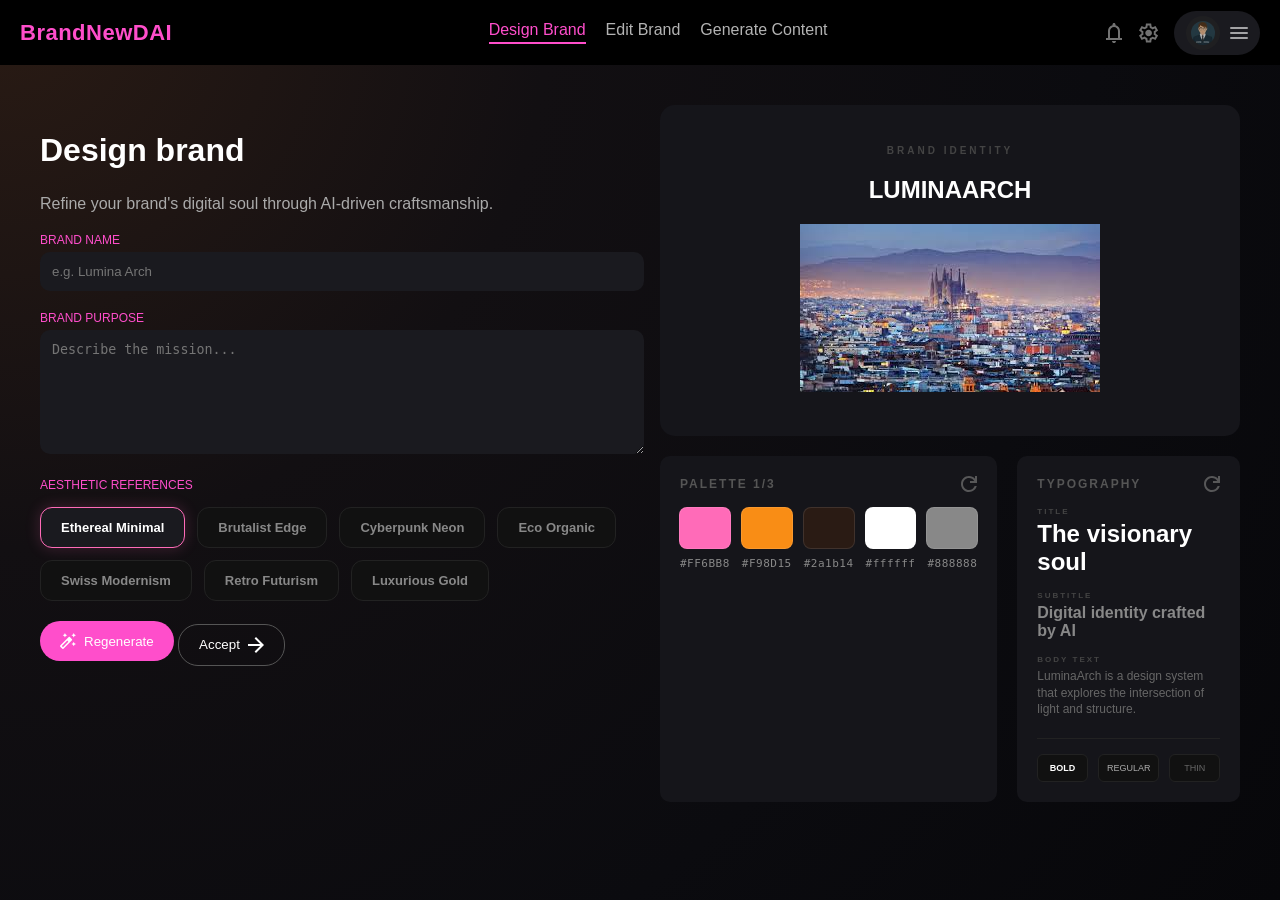
<file: design.html>
<!DOCTYPE html>
<html lang="en">

<head>
    <meta charset="UTF-8">
    <title>Design Brand</title>
    <link rel="stylesheet" href="styles.css">
</head>

<body>

    <!-- NAVBAR (mateixa que abans) -->
    <nav class="navbar">
        <a href="index.html" class="logo">BrandNewDAI</a>

        <ul class="menu">
            <li class="menu-item active">
                <a href="design.html">Design Brand</a>
            </li>
            <li class="menu-item">
                <a href="edit.html">Edit Brand</a>
            </li>
            <li class="menu-item">
                <a href="generate.html">Generate Content</a>
            </li>
        </ul>

        <div class="nav-right">
            <img src="Assets/NotificationsIcon.svg" class="icon">
            <img src="Assets/SettingsIcon.svg" class="icon">
            <div class="user-profile">
                <img src="Assets/UserIcon2.svg" class="icon user">
                <div class="burger-icon">
                    <div class="burger-line"></div>
                    <div class="burger-line"></div>
                    <div class="burger-line"></div>
                </div>
            </div>
        </div>
    </nav>


    <!-- CONTINGUT PRINCIPAL -->
    <section class="design-container">

        <!-- ESQUERRA (FORM) -->
        <div class="form-section">

            <h1>Design brand</h1>
            <p class="subtitle">
                Refine your brand's digital soul through AI-driven craftsmanship.
            </p>

            <label>BRAND NAME</label>
            <input type="text" placeholder="e.g. Lumina Arch">

            <label>BRAND PURPOSE</label>
            <textarea placeholder="Describe the mission..."></textarea>

            <label>AESTHETIC REFERENCES</label>

            <div class="references">
                <div class="ref-card active">Ethereal Minimal</div>
                <div class="ref-card">Brutalist Edge</div>
                <div class="ref-card">Cyberpunk Neon</div>
                <div class="ref-card">Eco Organic</div>
                <div class="ref-card">Swiss Modernism</div>
                <div class="ref-card">Retro Futurism</div>
                <div class="ref-card">Luxurious Gold</div>
            </div>

            <div class="actions">
                <button class="primary icon-btn">
                    <img src="Assets/RegenerateIcon.svg" alt="">
                    Regenerate
                </button>
                <button class="secondary icon-btn">
                    Accept
                    <img src="Assets/AcceptIcon.svg" alt="">
                </button>
            </div>

        </div>


        <!-- DRETA (RESULTATS) -->
        <div class="result-section">

            <div class="preview">
                <span class="preview-label">BRAND IDENTITY</span>
                <h2>LUMINAARCH</h2>
                <img src="user/media/logo.jpg">
            </div>

            <div class="grid">
                <div class="box">
                    <div class="box-header">
                        <h3>Palette 1/3</h3>
                        <img src="Assets/RedoPaletteIcon.svg" alt="">
                    </div>
                    <div class="palette-preview">
                        <div class="swatch-container" onclick="copyToClipboard('#FF6BB8', this)">
                            <div class="swatch" style="background: #FF6BB8;"></div>
                            <span class="hex-code">#FF6BB8</span>
                        </div>
                        <div class="swatch-container" onclick="copyToClipboard('#F98D15', this)">
                            <div class="swatch" style="background: #F98D15;"></div>
                            <span class="hex-code">#F98D15</span>
                        </div>
                        <div class="swatch-container" onclick="copyToClipboard('#2a1b14', this)">
                            <div class="swatch" style="background: #2a1b14;"></div>
                            <span class="hex-code">#2a1b14</span>
                        </div>
                        <div class="swatch-container" onclick="copyToClipboard('#ffffff', this)">
                            <div class="swatch" style="background: #ffffff;"></div>
                            <span class="hex-code">#ffffff</span>
                        </div>
                        <div class="swatch-container" onclick="copyToClipboard('#888888', this)">
                            <div class="swatch" style="background: #888888;"></div>
                            <span class="hex-code">#888888</span>
                        </div>
                    </div>
                </div>
                <div class="box">
                    <div class="box-header">
                        <h3>Typography</h3>
                        <img src="Assets/RedoPaletteIcon.svg" alt="">
                    </div>
                    <div class="typo-grid">
                        <div class="typo-item">
                            <span class="typo-label">Title</span>
                            <h1 class="typo-example h1">The visionary soul</h1>
                        </div>
                        <div class="typo-item">
                            <span class="typo-label">Subtitle</span>
                            <h2 class="typo-example h2">Digital identity crafted by AI</h2>
                        </div>
                        <div class="typo-item">
                            <span class="typo-label">Body Text</span>
                            <p class="typo-example p">LuminaArch is a design system that explores the intersection of
                                light and structure.</p>
                        </div>
                        <div class="typo-weights">
                            <div class="weight-box bold">BOLD</div>
                            <div class="weight-box regular">REGULAR</div>
                            <div class="weight-box thin">THIN</div>
                        </div>
                    </div>
                </div>
            </div>
        </div>

    </section>

    <script>
        const items = document.querySelectorAll(".menu-item");

        // Seleccionem el primer (Design Brand)
        const defaultItem = items[0];

        items.forEach(item => {

            item.addEventListener("mouseenter", () => {
                items.forEach(i => i.classList.remove("active"));
                item.classList.add("active");
            });

            item.addEventListener("mouseleave", () => {
                items.forEach(i => i.classList.remove("active"));
                defaultItem.classList.add("active");
            });

        });
    </script>

    <script>
        const refs = document.querySelectorAll(".ref-card");

        refs.forEach(ref => {
            ref.addEventListener("click", () => {

                // treure selecció de totes
                refs.forEach(r => r.classList.remove("active"));

                // activar la clicada
                ref.classList.add("active");

            });
        });
    </script>

</body>

</html>
</file>
<file: styles.css>
/* =========================
   RESET I CONFIG GENERAL
   ========================= */

body {
    margin: 0;
    font-family: Arial, sans-serif;
    color: white;

    min-height: 100vh;

    /* Fons amb gradient radial */
    background: radial-gradient(circle at top left,
            #2a1b14 0%,
            #120f12 35%,
            #0b0b0f 70%,
            #07070a 100%);
}


/* =========================
   CAPÇALERA (NAVBAR)
   ========================= */

.navbar {
    display: flex;
    justify-content: space-between;
    align-items: center;

    /* Espai intern de la barra */
    padding: 5px 20px;

    background: #000000;
}

/* Logo del projecte */
.logo {
    color: #ff4ecb;
    font-weight: 700;
    font-size: 22px;
    letter-spacing: 0.5px;
    text-decoration: none;
    cursor: pointer;
}


/* =========================
   MENÚ PRINCIPAL
   ========================= */

.menu {
    display: flex;
    gap: 20px;
    list-style: none;
}

.menu-item {
    cursor: pointer;
    opacity: 0.7;
    position: relative;
    padding-bottom: 5px;
    transition: 0.3s;
}

.menu-item a {
    text-decoration: none;
    color: inherit;
}

/* Efecte hover del menú */
.menu-item:hover {
    color: #ff4ecb;
    opacity: 1;
}

/* Subratllat animat */
.menu-item::after {
    content: "";
    position: absolute;
    left: 0;
    bottom: 0;

    width: 0%;
    height: 2px;
    background: #ff4ecb;

    transition: width 0.3s;
}

.menu-item:hover::after {
    width: 100%;
}

/* Estat actiu (JS) */
.menu-item.active {
    color: #ff4ecb;
    opacity: 1;
}

.menu-item.active::after {
    width: 100%;
}


/* =========================
   COSTAT DRET NAVBAR
   ========================= */

.nav-right {
    display: flex;
    align-items: center;
    gap: 15px;
}


/* Cercador */
.search-container {
    position: relative;
}

.search {
    background: #1a1a1f;
    border: none;
    padding: 10px 10px 10px 35px;
    border-radius: 20px;
    color: white;
}

.search-icon {
    position: absolute;
    left: 10px;
    top: 50%;
    transform: translateY(-50%);
    width: 16px;
    opacity: 0.6;
}


/* Icones */
.icon {
    width: 20px;
    height: 20px;
    opacity: 0.7;
    cursor: pointer;
    transition: 0.3s;
}

.icon:hover {
    opacity: 1;
    transform: scale(1.1);
}

.user-profile {
    display: flex;
    align-items: center;
    gap: 10px;
    background: #1a1a1f;
    padding: 5px 12px;
    border-radius: 25px;
    cursor: pointer;
    transition: 0.3s;
}

.user-profile:hover {
    background: #25252a;
}

.user {
    border-radius: 50%;
    background: #222;
    padding: 5px;
    width: 24px;
    height: 24px;
}

.burger-icon {
    display: flex;
    flex-direction: column;
    justify-content: space-between;
    width: 18px;
    height: 12px;
    opacity: 0.6;
    cursor: pointer;
}

.burger-line {
    width: 100%;
    height: 2px;
    background-color: white;
    border-radius: 2px;
}


/* =========================
   HERO
   ========================= */

.hero {
    display: flex;
    justify-content: space-between;
    align-items: center;

    padding: 60px;
}

.hero-text {
    max-width: 500px;
}

.hero h1 {
    font-size: 50px;
}

/* Gradient al text "execute" */
.hero span {
    background: linear-gradient(90deg, #FF6BB8, #F98D15);
    background-clip: text;
    -webkit-text-fill-color: transparent;
}

.hero p {
    color: #aaa;
}


/* =========================
   BOTONS
   ========================= */

.buttons {
    margin-top: 20px;
}

.primary {
    background: #ff4ecb;
    border: none;

    padding: 12px 20px;
    border-radius: 20px;

    color: white;
    cursor: pointer;

    transition: 0.3s;
}

.primary:hover {
    background: #ff2ebc;
}

.secondary {
    background: transparent;
    border: 1px solid #555;

    padding: 12px 20px;
    border-radius: 20px;

    color: white;
    cursor: pointer;

    transition: 0.3s;
}

.secondary:hover {
    border-color: #ff4ecb;
    color: #ff4ecb;
}


/* =========================
   CARDS
   ========================= */

.cards {
    display: flex;
    gap: 20px;
    padding: 40px;
}

.card {
    background: #15151a;
    padding: 20px;
    border-radius: 15px;

    flex: 1;
    display: flex;
    flex-direction: column;
}


/* Títol de cada card */
.card-title {
    display: flex;
    align-items: center;
    gap: 10px;
    margin-bottom: 10px;
}

.card-title img {
    width: 20px;
}


/* Text descriptiu */
.card p {
    color: #aaa;
}


/* CTA (link dins card) */
.card .cta {
    margin-top: 20px;

    display: inline-flex;
    align-items: center;
    gap: 8px;

    font-size: 14px;
    font-weight: 600;

    cursor: pointer;

    background: none;
    border: none;

    align-self: flex-start;
    transition: 0.25s;
}

.card .cta:hover {
    opacity: 0.7;
    transform: translateX(4px);
}

.card .cta img {
    width: 16px;
}


/* Colors CTA */
.cta-pink {
    color: #FF86C1;
}

.cta-orange {
    color: #F98D15;
}

.cta-pink2 {
    color: #FF6BB8;
}












/* =========================
   DESIGN PAGE
   ========================= */

.design-container {
    display: flex;
    padding: 40px;
    gap: 40px;
}

/* ESQUERRA */
.form-section {
    flex: 1;
}

.form-section h1 {
    font-size: 32px;
}

.subtitle {
    color: #aaa;
    margin-bottom: 20px;
}

.form-section label {
    display: block;
    margin-top: 20px;
    margin-bottom: 5px;
    font-size: 12px;
    color: #ff4ecb;
}

.form-section input,
.form-section textarea {
    width: 100%;
    padding: 12px;
    border-radius: 10px;
    border: none;
    background: #1a1a1f;
    color: white;
}

textarea {
    height: 100px;
}

/* REFERENCES */
.references {
    display: flex;
    flex-wrap: wrap;
    gap: 12px;
    margin-top: 15px;
}

.ref-card {
    background: #111;
    padding: 12px 20px;
    border-radius: 12px;
    cursor: pointer;
    font-size: 13px;
    font-weight: 600;
    color: #888;
    border: 1px solid #222;
    transition: 0.3s cubic-bezier(0.4, 0, 0.2, 1);
}

.ref-card:hover {
    background: #1a1a1f;
    color: #fff;
    border-color: #444;
}

.ref-card.active {
    background: #1a1a1f;
    color: #fff;
    border-color: #FF6BB8;
    box-shadow: 0 0 15px rgba(255, 107, 184, 0.2);
}


/* BOTONS */
.upload {
    margin-top: 15px;
    background: none;
    border: 1px dashed #555;
    padding: 10px;
    color: white;
}

.actions {
    margin-top: 20px;
}

/* DRETA */
.result-section {
    flex: 1;
}

.preview {
    background: #15151a;
    padding: 40px;
    border-radius: 15px;
    text-align: center;
}

.grid {
    display: flex;
    gap: 20px;
    margin-top: 20px;
}

.box {
    flex: 1;
    background: #15151a;
    padding: 20px;
    border-radius: 10px;
}

.recommendation {
    margin-top: 20px;
    background: #15151a;
    padding: 20px;
    border-radius: 10px;
    color: #aaa;
}



/* BOTONS AMB ICONA */
.icon-btn {
    display: inline-flex;
    align-items: center;
    gap: 8px;
}

.icon-btn img {
    width: 16px;
    height: 16px;
}


/* BOX AMB HEADER (icon a la dreta) */
.box-header {
    display: flex;
    justify-content: space-between;
    align-items: center;
}

.box-header img {
    width: 16px;
    height: 16px;
    opacity: 0.7;
}


/* =========================
   GENERATE PAGE (CONTENT GENERATOR)
   ========================= */

.container {
    max-width: 1200px;
    margin: 0 auto;
    padding: 0 40px;
}

.page-header {
    padding: 40px 0 20px 0;
}

.eyebrow {
    color: #F98D15;
    font-size: 12px;
    font-weight: 700;
    letter-spacing: 1px;
    display: block;
    margin-bottom: 10px;
}

.header-main {
    display: flex;
    justify-content: space-between;
    align-items: flex-end;
}

.header-main h1 {
    font-size: 48px;
    margin: 0;
    line-height: 1.1;
}

.header-main h1 span {
    color: #FF6BB8;
}

.collaborators {
    display: flex;
    align-items: center;
    gap: 12px;
    color: #666;
    font-size: 12px;
}

.avatars {
    display: flex;
}

.avatar {
    width: 24px;
    height: 24px;
    border-radius: 50%;
    border: 2px solid #000;
    margin-left: -8px;
}

.avatars .avatar:first-child {
    margin-left: 0;
}


/* Workspace Grid */
.grid-layout {
    display: grid;
    grid-template-columns: 240px 1fr 280px;
    gap: 30px;
    margin-top: 20px;
}

.panel {
    display: flex;
    flex-direction: column;
    gap: 30px;
}

.section-label {
    display: flex;
    align-items: center;
    gap: 8px;
    font-size: 11px;
    font-weight: 700;
    color: #555;
    margin-bottom: 15px;
    text-transform: uppercase;
    letter-spacing: 0.5px;
}

.small-icon {
    width: 14px;
    opacity: 0.5;
}

/* Platform Grid */
.platform-grid {
    display: grid;
    grid-template-columns: 1fr 1fr;
    gap: 10px;
}

.platform-btn {
    background: #15151a;
    border: 1px solid transparent;
    border-radius: 12px;
    padding: 15px;
    display: flex;
    flex-direction: column;
    align-items: center;
    gap: 10px;
    color: #666;
    cursor: pointer;
    transition: 0.3s;
}

.platform-btn img {
    width: 20px;
    opacity: 0.6;
}

.platform-btn span {
    font-size: 12px;
    font-weight: 600;
}

.platform-btn.active {
    background: #1a1a20;
    border-color: #FF6BB8;
    color: #fff;
}

.platform-btn.active img {
    opacity: 1;
}


/* Select Box */
.select-box {
    background: #15151a;
    padding: 12px 15px;
    border-radius: 10px;
    display: flex;
    justify-content: space-between;
    align-items: center;
    font-size: 13px;
    color: #ccc;
    cursor: pointer;
}

.chevron {
    width: 12px;
    opacity: 0.5;
}


/* Toggles */
.section-header {
    display: flex;
    justify-content: space-between;
    align-items: center;
    margin-bottom: 15px;
}

.section-header .section-label {
    margin-bottom: 0;
}

.badge {
    font-size: 9px;
    padding: 2px 6px;
    border-radius: 4px;
    font-weight: 700;
}

.badge.live {
    background: rgba(249, 141, 21, 0.2);
    color: #F98D15;
}

.toggle-group {
    display: flex;
    flex-direction: column;
    gap: 12px;
}

.toggle-item {
    display: flex;
    justify-content: space-between;
    align-items: center;
    font-size: 13px;
    color: #aaa;
}

/* Switch Styles */
.switch {
    position: relative;
    display: inline-block;
    width: 34px;
    height: 18px;
}

.switch input {
    opacity: 0;
    width: 0;
    height: 0;
}

.slider {
    position: absolute;
    cursor: pointer;
    top: 0;
    left: 0;
    right: 0;
    bottom: 0;
    background-color: #333;
    transition: .4s;
}

.slider:before {
    position: absolute;
    content: "";
    height: 14px;
    width: 14px;
    left: 2px;
    bottom: 2px;
    background-color: white;
    transition: .4s;
}

input:checked+.slider {
    background-color: #FF6BB8;
}

input:checked+.slider:before {
    transform: translateX(16px);
}

.slider.round {
    border-radius: 18px;
}

.slider.round:before {
    border-radius: 50%;
}


/* Generate Button */
.btn-generate {
    background: linear-gradient(90deg, #F98D15, #FF4ECB);
    border: none;
    padding: 15px;
    border-radius: 15px;
    color: #000;
    font-weight: 700;
    font-size: 14px;
    display: flex;
    align-items: center;
    justify-content: center;
    gap: 10px;
    cursor: pointer;
    margin-top: 10px;
    box-shadow: 0 10px 20px rgba(249, 141, 21, 0.2);
    transition: 0.3s;
}

.btn-generate:hover {
    transform: translateY(-2px);
    box-shadow: 0 15px 30px rgba(249, 141, 21, 0.3);
}

.btn-generate img {
    width: 16px;
}


/* Preview Area */
.preview-area {
    background: #09090b;
    border-radius: 20px;
    padding: 20px;
    display: flex;
    flex-direction: column;
}

.preview-canvas {
    flex: 1;
    display: flex;
    flex-direction: column;
    position: relative;
}

.canvas-content {
    flex: 1;
    display: flex;
    align-items: center;
    justify-content: center;
    position: relative;
}

.canvas-content img {
    max-width: 80%;
    max-height: 80%;
    border-radius: 10px;
}

.tag-b {
    position: absolute;
    top: 25%;
    left: 25%;
    background: #FF6BB8;
    color: #fff;
    width: 30px;
    height: 30px;
    display: flex;
    align-items: center;
    justify-content: center;
    font-weight: 700;
    border-radius: 4px;
    font-size: 14px;
}

.canvas-footer {
    background: #15151a;
    padding: 15px 20px;
    border-radius: 12px;
    display: flex;
    justify-content: space-between;
    align-items: center;
    margin-top: 10px;
}

.active-label {
    font-size: 11px;
    font-weight: 700;
    color: #fff;
    display: block;
}

.dimensions {
    font-size: 10px;
    color: #555;
}

.footer-actions {
    display: flex;
    align-items: center;
    gap: 15px;
}

.action-icon {
    width: 18px;
    opacity: 0.5;
    cursor: pointer;
}

.btn-export {
    background: #fff;
    color: #000;
    border: none;
    padding: 8px 15px;
    border-radius: 6px;
    font-weight: 700;
    font-size: 12px;
    cursor: pointer;
}


/* Layout List */
.layout-list {
    display: flex;
    flex-direction: column;
    gap: 15px;
}

.layout-card {
    background: #15151a;
    border-radius: 15px;
    overflow: hidden;
    cursor: pointer;
    transition: 0.3s;
    border: 2px solid transparent;
}

.layout-card.active {
    border-color: #FF6BB8;
}

.layout-thumb {
    height: 120px;
    display: flex;
    align-items: center;
    justify-content: center;
    position: relative;
}

.layout-thumb .number {
    font-size: 80px;
    font-weight: 800;
    color: #222;
}

.active-badge {
    background: #FF6BB8;
    position: absolute;
    top: 10px;
    right: 10px;
    font-size: 8px;
    padding: 2px 6px;
}

.thumb-img {
    width: 100%;
    height: 100%;
    object-fit: cover;
}

.layout-info {
    padding: 15px;
    display: flex;
    justify-content: space-between;
    align-items: center;
}

.layout-info h4 {
    margin: 0;
    font-size: 13px;
}

.layout-info p {
    margin: 5px 0 0 0;
    font-size: 11px;
    color: #555;
}

.heart-icon {
    width: 16px;
    opacity: 0.6;
}


/* Insight Box */
.insight-box {
    background: #15151a;
    padding: 20px;
    border-radius: 15px;
    margin-top: auto;
}

.insight-header {
    display: flex;
    align-items: center;
    gap: 10px;
    margin-bottom: 15px;
}

.dot {
    width: 6px;
    height: 6px;
    border-radius: 50%;
}

.dot.orange {
    background: #F98D15;
}

.insight-header label {
    font-size: 11px;
    font-weight: 700;
    color: #fff;
    letter-spacing: 0.5px;
}

.insight-box p {
    font-size: 12px;
    color: #888;
    line-height: 1.5;
    margin-bottom: 15px;
}

.apply-link {
    color: #fff;
    text-decoration: none;
    font-size: 11px;
    font-weight: 700;
    display: flex;
    align-items: center;
    gap: 8px;
}

.apply-link img {
    width: 12px;
}


/* FAB */
.fab {
    position: fixed;
    bottom: 30px;
    right: 30px;
    background: #FF6BB8;
    width: 50px;
    height: 50px;
    border-radius: 50%;
    display: flex;
    align-items: center;
    justify-content: center;
    box-shadow: 0 10px 20px rgba(255, 107, 184, 0.3);
    cursor: pointer;
    transition: 0.3s;
}

.fab:hover {
    transform: scale(1.1);
}

.fab img {
    width: 24px;
}

.view-all {
    color: #FF6BB8;
    font-size: 11px;
    text-decoration: none;
    font-weight: 600;
}


/* =========================
   EDIT PAGE (EDIT BRAND)
   ========================= */

.edit-header .header-main {
    align-items: center;
}

.title-group p {
    color: #888;
    max-width: 600px;
    font-size: 14px;
    margin-top: 10px;
}

.header-actions {
    display: flex;
    align-items: center;
    gap: 30px;
}

.reset-link {
    color: #aaa;
    text-decoration: none;
    font-size: 14px;
    font-weight: 600;
}

.btn-save {
    background: linear-gradient(90deg, #FF6BB8, #FF86C1);
    border: none;
    padding: 15px 40px;
    border-radius: 40px;
    color: #fff;
    font-weight: 700;
    font-size: 16px;
    cursor: pointer;
    box-shadow: 0 10px 20px rgba(255, 107, 184, 0.2);
    transition: 0.3s;
}

.btn-save:hover {
    transform: translateY(-2px);
    box-shadow: 0 15px 30px rgba(255, 107, 184, 0.3);
}

/* Edit Grid */
.edit-grid {
    display: grid;
    grid-template-columns: 260px 1fr 320px;
    gap: 30px;
    margin-top: 20px;
}

.edit-main-column {
    display: flex;
    flex-direction: column;
    gap: 30px;
}

/* Files Sidebar */
.files-sidebar {
    background: #111;
    border-radius: 20px;
    padding: 25px;
    display: flex;
    flex-direction: column;
    gap: 20px;
    height: fit-content;
    max-height: 80vh;
    position: sticky;
    top: 20px;
}

.sidebar-file-list {
    display: flex;
    flex-direction: column;
    gap: 10px;
    overflow-y: auto;
}

.file-item {
    background: #1a1a1f;
    padding: 12px;
    border-radius: 12px;
    display: flex;
    justify-content: space-between;
    align-items: center;
    transition: 0.3s;
}

.file-item:hover {
    background: #25252a;
}

.file-info {
    display: flex;
    align-items: center;
    gap: 10px;
    font-size: 12px;
    color: #ccc;
    overflow: hidden;
}

.file-info span {
    white-space: nowrap;
    overflow: hidden;
    text-overflow: ellipsis;
}

.btn-delete {
    background: transparent;
    border: none;
    color: #ff5f56;
    font-size: 10px;
    font-weight: 700;
    cursor: pointer;
    opacity: 0.6;
}

.btn-delete:hover {
    opacity: 1;
}


/* Upload Zone */
.upload-zone {
    background: #09090b;
    border: 2px dashed #222;
    border-radius: 20px;
    padding: 60px;
    text-align: center;
    transition: 0.3s;
    cursor: pointer;
}

.upload-zone:hover {
    border-color: #FF6BB8;
    background: #0d0d0f;
}

.upload-icon {
    width: 40px;
    margin-bottom: 20px;
    opacity: 0.8;
}

.upload-zone h3 {
    margin: 0;
    font-size: 18px;
}

.upload-zone p {
    color: #555;
    font-size: 14px;
    margin-top: 10px;
}

/* Workspace Preview */
.workspace-preview {
    background: #111;
    border-radius: 20px;
    overflow: hidden;
    display: flex;
    flex-direction: column;
}

.window-header {
    background: #1a1a1f;
    padding: 12px 20px;
    display: flex;
    align-items: center;
    justify-content: space-between;
}

.window-dots {
    display: flex;
    gap: 8px;
}

.window-dots .dot {
    width: 10px;
    height: 10px;
    border-radius: 50%;
}

.dot.red { background: #ff5f56; }
.dot.orange { background: #ffbd2e; }
.dot.pink { background: #ff4ecb; }

.workspace-label {
    font-size: 10px;
    color: #666;
    font-weight: 700;
    letter-spacing: 1px;
}

.preview-canvas.large {
    height: 400px;
    background: #050505;
    display: flex;
    align-items: center;
    justify-content: center;
    position: relative;
}

.logo-preview img {
    max-width: 200px;
    opacity: 0.5;
}

.toolbar-overlay {
    position: absolute;
    bottom: 20px;
    left: 50%;
    transform: translateX(-50%);
    background: rgba(0, 0, 0, 0.8);
    backdrop-filter: blur(10px);
    padding: 8px;
    border-radius: 30px;
    display: flex;
    gap: 10px;
    border: 1px solid #222;
}

.tool-btn {
    background: transparent;
    border: none;
    width: 36px;
    height: 36px;
    display: flex;
    align-items: center;
    justify-content: center;
    border-radius: 50%;
    cursor: pointer;
    transition: 0.3s;
}

.tool-btn:hover {
    background: #222;
}

.tool-btn img {
    width: 16px;
    opacity: 0.8;
}

/* Bottom Row */
.edit-bottom-row {
    display: grid;
    grid-template-columns: 1fr 1fr;
    gap: 30px;
}

.edit-card {
    background: #111;
    padding: 25px;
    border-radius: 20px;
}

.edit-card-header {
    display: flex;
    justify-content: space-between;
    align-items: center;
    margin-bottom: 10px;
}

.edit-card h3 {
    margin: 0;
    font-size: 16px;
}

.edit-card p {
    color: #555;
    font-size: 13px;
    margin-bottom: 20px;
}

.card-icon-right {
    width: 18px;
}

.card-icon-right.boxed {
    background: #F98D15;
    color: #000;
    width: 24px;
    height: 24px;
    display: flex;
    align-items: center;
    justify-content: center;
    font-weight: 900;
    border-radius: 4px;
    font-size: 14px;
}

.palette-swatches {
    display: flex;
    gap: 10px;
}

.swatch {
    width: 40px;
    height: 40px;
    border-radius: 8px;
}

.swatch.add {
    border: 1px dashed #333;
    display: flex;
    align-items: center;
    justify-content: center;
    color: #333;
    font-size: 20px;
    cursor: pointer;
}

/* Font List */
.font-list {
    display: flex;
    flex-direction: column;
    gap: 10px;
}

.font-item {
    background: #1a1a1f;
    padding: 10px 15px;
    border-radius: 8px;
    display: flex;
    justify-content: space-between;
    align-items: center;
}

.font-name {
    font-size: 13px;
    color: #ccc;
}

.match-badge {
    color: #F98D15;
    font-size: 9px;
    font-weight: 700;
}

.rec-badge {
    color: #555;
    font-size: 9px;
    font-weight: 700;
}

/* Recommendations Sidebar */
.recommendations-sidebar {
    background: #111;
    border-radius: 20px;
    padding: 25px;
    display: flex;
    flex-direction: column;
    gap: 25px;
}

.sidebar-header {
    display: flex;
    align-items: center;
    gap: 15px;
}

.icon-circle {
    background: #FF86C1;
    width: 36px;
    height: 36px;
    border-radius: 50%;
    display: flex;
    align-items: center;
    justify-content: center;
}

.icon-circle img {
    width: 18px;
}

.sidebar-header h3 {
    margin: 0;
    font-size: 14px;
}

.engine-label {
    font-size: 10px;
    color: #555;
    font-weight: 700;
}

.rec-cards {
    display: flex;
    flex-direction: column;
    gap: 15px;
}

.rec-card-item {
    background: #1a1a1f;
    padding: 20px;
    border-radius: 15px;
    border-left: 3px solid transparent;
}

.rec-card-item.contrast { border-left-color: #F98D15; }
.rec-card-item.scaling { border-left-color: #FF6BB8; }
.rec-card-item.scanning { background: transparent; padding: 10px 0; }
.rec-card-item.tip { background: #221a24; border: none; }

.rec-card-header {
    display: flex;
    justify-content: space-between;
    align-items: center;
    margin-bottom: 12px;
}

.rec-label {
    font-size: 10px;
    font-weight: 700;
    color: #F98D15;
    letter-spacing: 0.5px;
}

.rec-card-item.scaling .rec-label { color: #FF6BB8; }
.rec-label.pink { color: #FF6BB8; }

.info-icon {
    width: 14px;
    opacity: 0.5;
}

.rec-card-item p {
    font-size: 12px;
    line-height: 1.6;
    color: #aaa;
    margin-bottom: 15px;
}

.highlight {
    color: #fff;
    font-weight: 700;
}

.apply-btn {
    color: #FF6BB8;
    text-decoration: none;
    font-size: 11px;
    font-weight: 700;
}

.scanning-text {
    font-size: 11px;
    color: #555;
    font-style: italic;
    margin-bottom: 8px !important;
}

.progress-bar {
    height: 4px;
    background: #222;
    border-radius: 2px;
    overflow: hidden;
}

.progress-fill {
    height: 100%;
    width: 60%;
    background: linear-gradient(90deg, #F98D15, #FF6BB8);
    border-radius: 2px;
}


/* Navigation Left Section */
.nav-left {
    display: flex;
    align-items: center;
    gap: 30px;
}

.nav-link-btn {
    background: transparent;
    border: none;
    color: #888;
    font-size: 13px;
    font-weight: 600;
    display: flex;
    align-items: center;
    gap: 8px;
    cursor: pointer;
    transition: 0.3s;
}

.nav-link-btn:hover {
    color: #fff;
}

.nav-link-btn img {
    opacity: 0.6;
}

/* Palette Preview Styles */
.palette-preview {
    display: flex;
    gap: 12px;
    margin-top: 15px;
}

.swatch-container {
    flex: 1;
    display: flex;
    flex-direction: column;
    gap: 8px;
    cursor: pointer;
    align-items: center;
}

.swatch {
    width: 100%;
    height: 40px;
    border-radius: 8px;
    border: 1px solid rgba(255, 255, 255, 0.1);
    transition: 0.3s cubic-bezier(0.4, 0, 0.2, 1);
}

.hex-code {
    font-size: 11px; /* Increased from 10px */
    font-family: 'JetBrains Mono', monospace;
    color: #888; /* Slightly brighter */
    letter-spacing: 0.5px;
    transition: 0.3s;
}

.swatch-container:hover .swatch {
    transform: translateY(-4px);
    box-shadow: 0 8px 20px rgba(0,0,0,0.4);
}

.swatch-container:hover .hex-code {
    color: #fff;
}

.swatch-container.copied .hex-code {
    color: #FF6BB8;
}


/* Typography Preview Styles */
.typo-grid {
    display: flex;
    flex-direction: column;
    gap: 15px;
    margin-top: 15px;
}

.typo-item {
    display: flex;
    flex-direction: column;
    gap: 4px;
}

.typo-label {
    font-size: 8px;
    font-weight: 700;
    color: #444;
    text-transform: uppercase;
    letter-spacing: 2px;
}

.typo-example {
    margin: 0;
    color: #fff;
}

.typo-example.h1 {
    font-size: 24px;
    font-weight: 800;
}

.typo-example.h2 {
    font-size: 16px;
    font-weight: 600;
    color: #888;
}

.typo-example.p {
    font-size: 12px;
    line-height: 1.4;
    color: #666;
}

.typo-weights {
    display: flex;
    gap: 10px;
    margin-top: 5px;
    padding-top: 15px;
    border-top: 1px solid #222;
}

.weight-box {
    flex: 1;
    padding: 8px;
    border-radius: 6px;
    background: #111;
    font-size: 9px;
    font-weight: 700;
    text-align: center;
    color: #444;
    border: 1px solid #222;
    transition: 0.3s;
}

.weight-box.bold { font-weight: 800; color: #fff; }
.weight-box.regular { font-weight: 400; color: #aaa; }
.weight-box.thin { font-weight: 200; color: #666; }

.weight-box:hover {
    border-color: #555;
    background: #1a1a1f;
}


/* Header Adjustments */
.box-header h3 {
    margin: 0;
    font-size: 12px;
    font-weight: 700;
    text-transform: uppercase;
    letter-spacing: 2px;
    color: #555;
}

.preview-label {
    font-size: 10px;
    font-weight: 700;
    letter-spacing: 3px;
    color: #444;
    display: block;
    margin-bottom: 10px;
}
</file>
